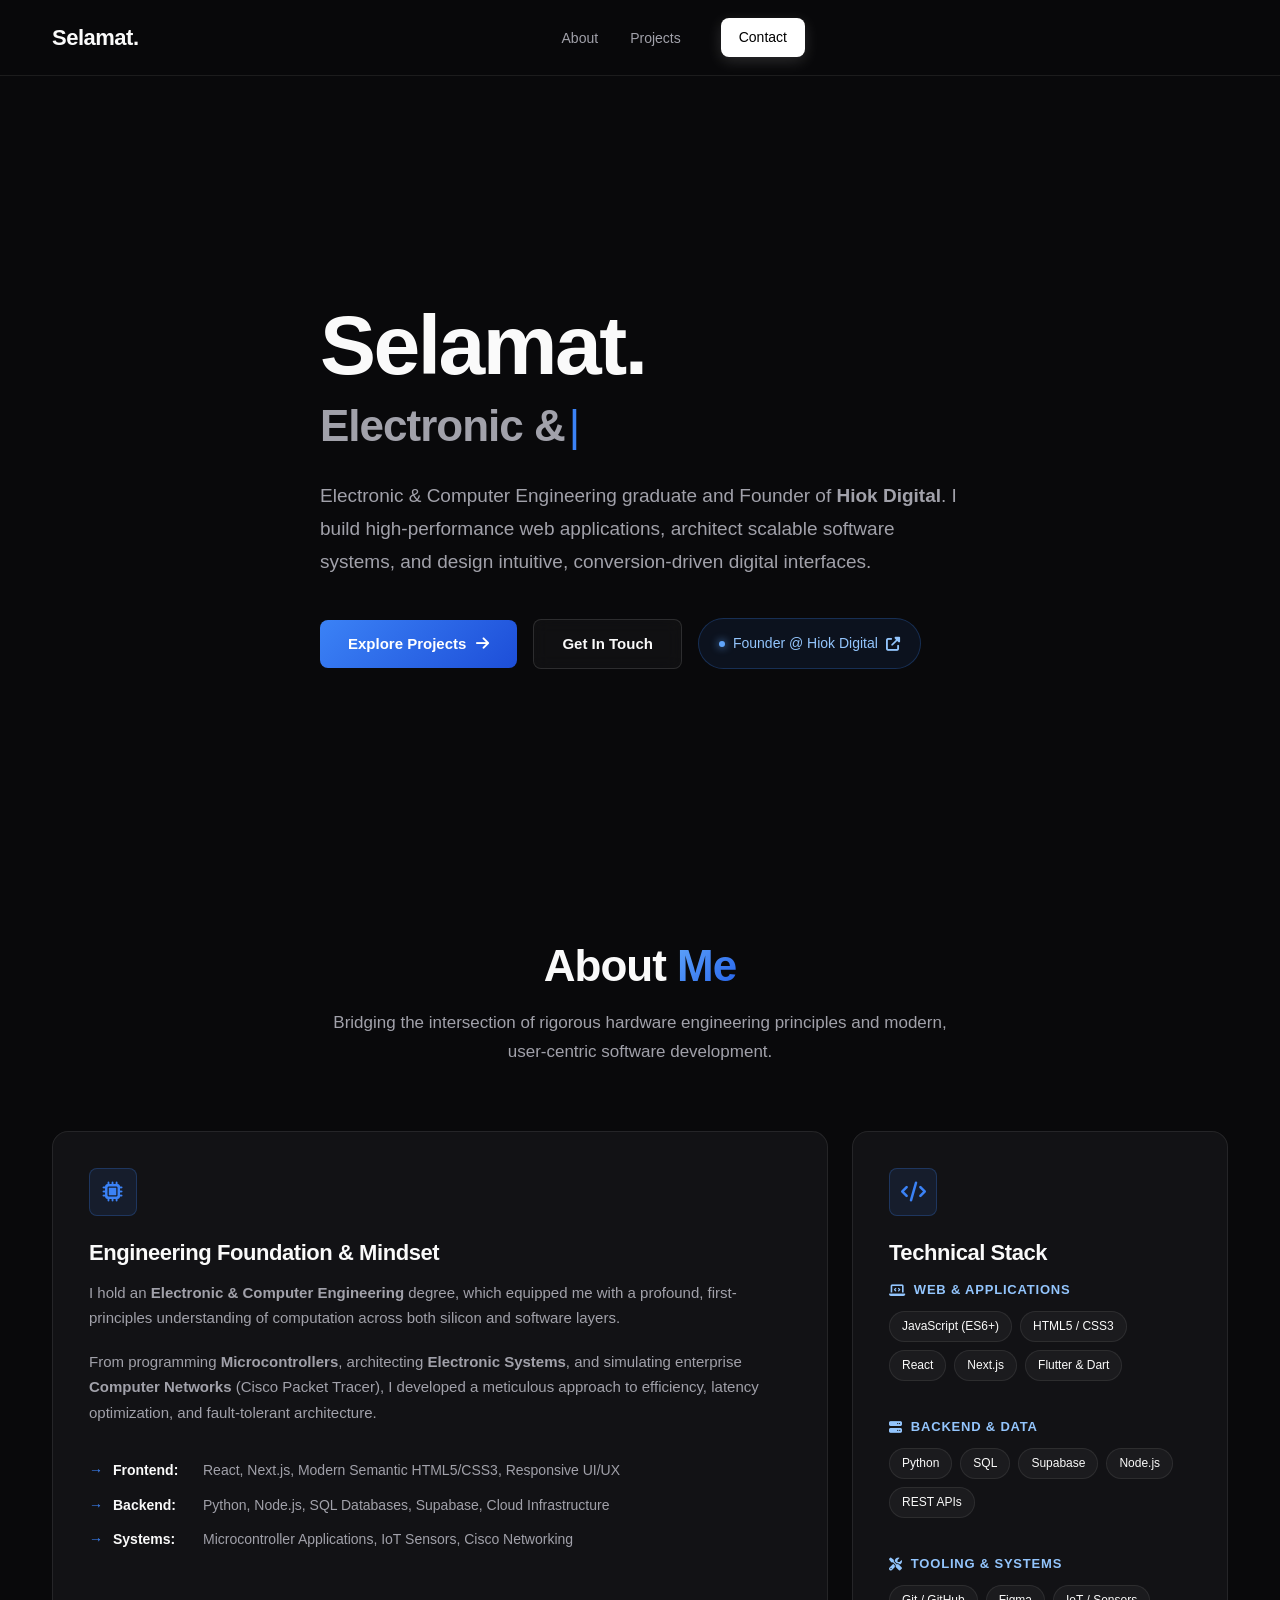
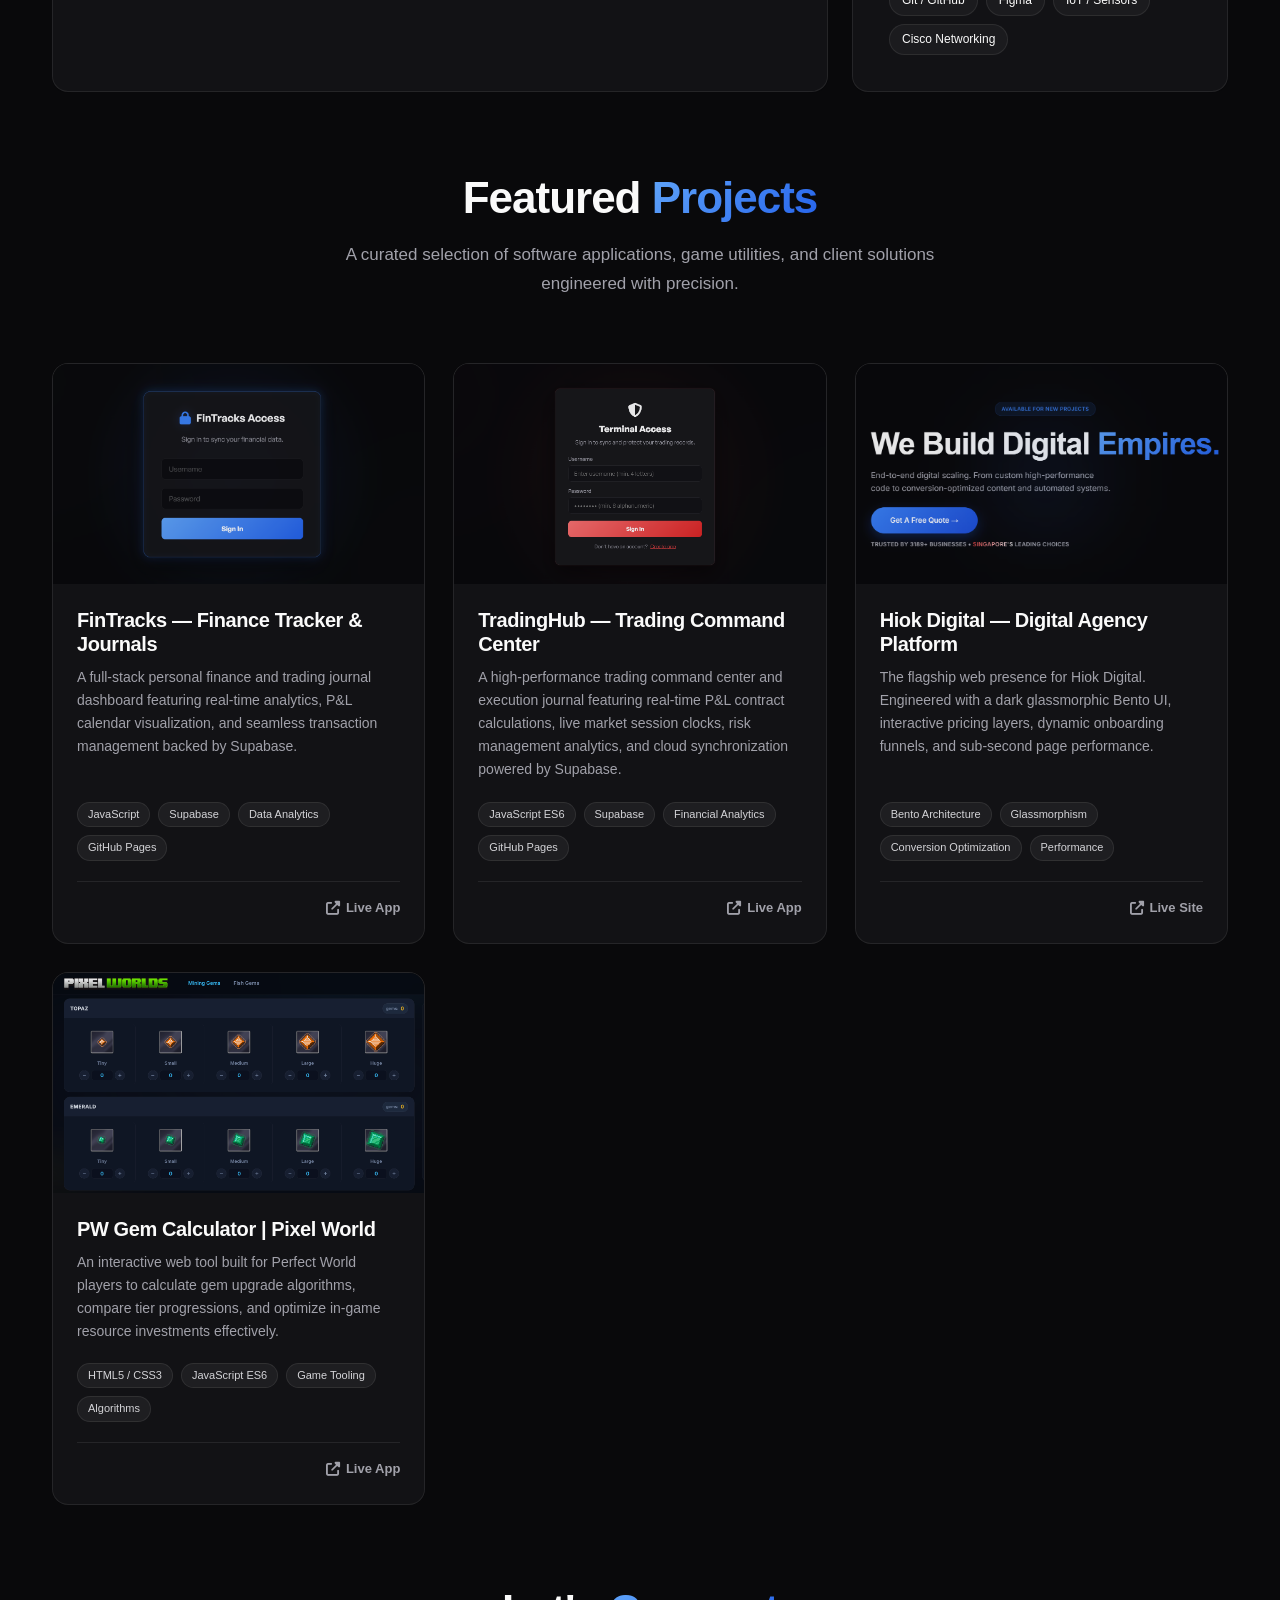
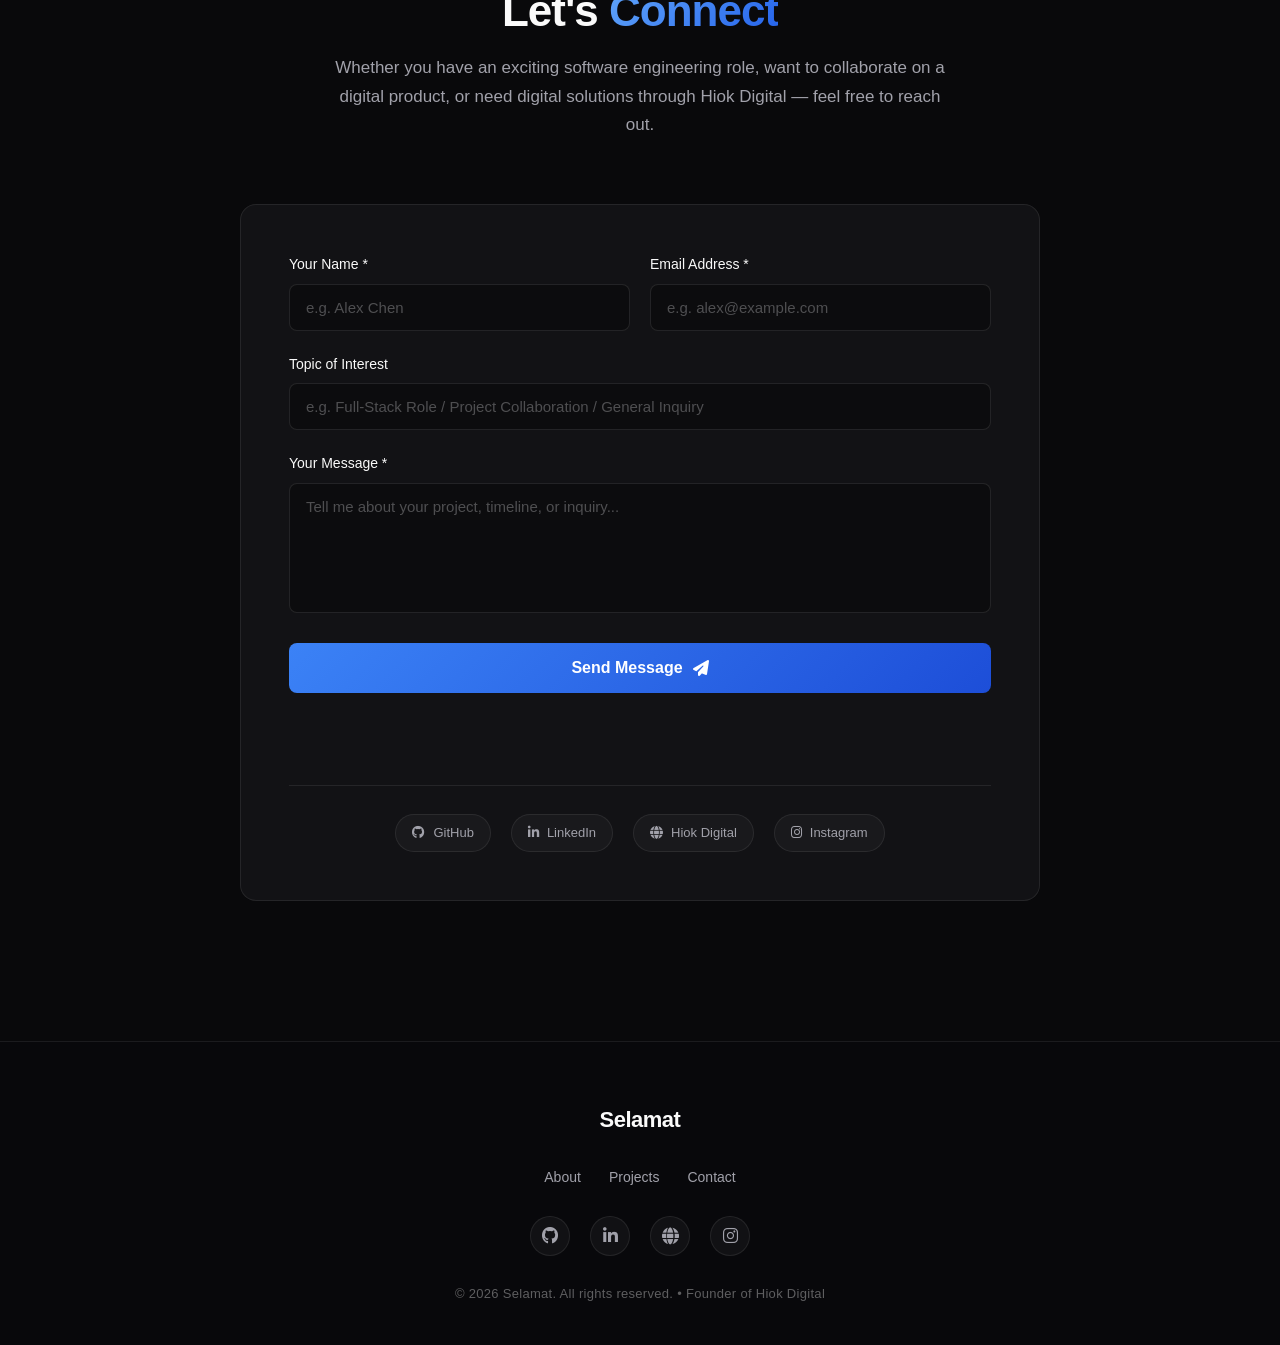
<file: index.html>
<!DOCTYPE html>
<html lang="en">

<head>
    <meta charset="UTF-8">
    <meta name="viewport" content="width=device-width, initial-scale=1.0">
    <title>Selamat | Digital Portfolio</title>
    <!-- Content Security Policy -->
    <meta http-equiv="Content-Security-Policy"
        content="default-src 'self'; script-src 'self' 'unsafe-inline'; style-src 'self' 'unsafe-inline' https://fonts.googleapis.com https://cdnjs.cloudflare.com https://api.fontshare.com; font-src 'self' https://fonts.gstatic.com https://cdnjs.cloudflare.com https://cdn.fontshare.com; img-src 'self' data: https:; form-action 'self' https://formsubmit.co; connect-src 'self' https://formsubmit.co;">
    <meta name="description"
        content="Personal portfolio of Selamat — Electronic & Computer Engineering graduate, Software Engineer, and Founder of Hiok Digital. Building high-performance web applications, digital tools, and scalable software.">

    <!-- Open Graph / Facebook -->
    <meta property="og:type" content="website">
    <meta property="og:url" content="https://selamat.dev/">
    <meta property="og:title" content="Selamat | Digital Portfolio">
    <meta property="og:description"
        content="Personal portfolio of Selamat — Electronic & Computer Engineering graduate, Software Engineer, and Founder of Hiok Digital.">
    <meta property="og:image" content="https://selamat.dev/assets/favicon.png">

    <!-- Twitter -->
    <meta property="twitter:card" content="summary_large_image">
    <meta property="twitter:url" content="https://selamat.dev/">
    <meta property="twitter:title" content="Selamat | Digital Portfolio">
    <meta property="twitter:description"
        content="Personal portfolio of Selamat — Electronic & Computer Engineering graduate, Software Engineer, and Founder of Hiok Digital.">
    <meta property="twitter:image" content="https://selamat.dev/assets/favicon.png">

    <link rel="icon" type="image/png" href="assets/favicon.png?v=2">

    <!-- Typography: Fontshare General Sans + Google Fonts Inter -->
    <link rel="preconnect" href="https://api.fontshare.com">
    <link href="https://api.fontshare.com/v2/css?f[]=general-sans@400,500,600,700&display=swap" rel="stylesheet">
    <link rel="preconnect" href="https://fonts.googleapis.com">
    <link rel="preconnect" href="https://fonts.gstatic.com" crossorigin>
    <link href="https://fonts.googleapis.com/css2?family=Inter:wght@300;400;500;600;700&display=swap" rel="stylesheet">

    <!-- Font Awesome -->
    <link rel="stylesheet" href="https://cdnjs.cloudflare.com/ajax/libs/font-awesome/6.4.0/css/all.min.css">
    <link rel="stylesheet" href="style.css?v=5">
</head>

<body>
    <!-- ==========================================
         NAVIGATION BAR
         ========================================== -->
    <nav class="navbar">
        <div class="container nav-container">
            <a href="#" class="logo">Selamat.</a>
            <ul class="nav-links">
                <li><a href="#about">About</a></li>
                <li><a href="#projects">Projects</a></li>
                <li><a href="#contact" class="btn btn-primary btn-sm">Contact</a></li>
            </ul>
            <div class="nav-controls">
                <div class="hamburger" aria-label="Toggle navigation menu">
                    <span class="bar"></span>
                    <span class="bar"></span>
                </div>
            </div>
        </div>
    </nav>

    <!-- ==========================================
         HERO SECTION
         ========================================== -->
    <header class="hero" id="home">
        <div class="container hero-container">
            <div class="hero-content hidden">
                <h1 class="hero-title">Selamat.</h1>
                <h2 class="hero-title-secondary">
                    <span id="typewriter"></span><span class="cursor-blink">|</span>
                </h2>
                <p class="hero-description">
                    Electronic &amp; Computer Engineering graduate and Founder of <strong>Hiok Digital</strong>.
                    I build high-performance web applications, architect scalable software systems, and design
                    intuitive,
                    conversion-driven digital interfaces.
                </p>
                <div class="hero-cta">
                    <a href="#projects" class="btn btn-primary btn-gradient">
                        Explore Projects <i class="fas fa-arrow-right"></i>
                    </a>
                    <a href="#contact" class="btn btn-outline">
                        Get In Touch
                    </a>
                    <a href="https://hiok.digital/" target="_blank" class="hero-agency-pill">
                        <span class="badge-dot"></span> Founder @ Hiok Digital <i class="fas fa-external-link-alt"></i>
                    </a>
                </div>
            </div>

        </div>
    </header>

    <!-- ==========================================
         ABOUT & BENTO ARSENAL
         ========================================== -->
    <section class="about section-padding" id="about">
        <div class="container">
            <div class="section-header hidden">
                <h2 class="section-title">About <span>Me</span></h2>
                <p class="section-desc">
                    Bridging the intersection of rigorous hardware engineering principles and modern, user-centric
                    software development.
                </p>
            </div>

            <div class="about-bento-grid">
                <!-- Large Bento Box: Background & Discipline -->
                <div class="bento-card col-span-2 hidden">
                    <div class="bento-icon">
                        <i class="fas fa-microchip"></i>
                    </div>
                    <h3>Engineering Foundation &amp; Mindset</h3>
                    <p>
                        I hold an <strong>Electronic &amp; Computer Engineering</strong> degree, which equipped me with
                        a profound,
                        first-principles understanding of computation across both silicon and software layers.
                    </p>
                    <p>
                        From programming <strong>Microcontrollers</strong>, architecting <strong>Electronic
                            Systems</strong>, and simulating
                        enterprise <strong>Computer Networks</strong> (Cisco Packet Tracer), I developed a meticulous
                        approach to efficiency,
                        latency optimization, and fault-tolerant architecture.
                    </p>
                    <ul class="focus-list">
                        <li><strong>Frontend:</strong> React, Next.js, Modern Semantic HTML5/CSS3, Responsive UI/UX</li>
                        <li><strong>Backend:</strong> Python, Node.js, SQL Databases, Supabase, Cloud Infrastructure
                        </li>
                        <li><strong>Systems:</strong> Microcontroller Applications, IoT Sensors, Cisco Networking</li>
                    </ul>
                </div>

                <!-- Bento Box: Technical Focus -->
                <div class="bento-card hidden">
                    <div class="bento-icon">
                        <i class="fas fa-code"></i>
                    </div>
                    <h3>Technical Stack</h3>

                    <div class="skill-category">
                        <div class="skill-category-title"><i class="fas fa-laptop-code"></i> Web &amp; Applications
                        </div>
                        <div class="tech-tags">
                            <span class="tech-tag">JavaScript (ES6+)</span>
                            <span class="tech-tag">HTML5 / CSS3</span>
                            <span class="tech-tag">React</span>
                            <span class="tech-tag">Next.js</span>
                            <span class="tech-tag">Flutter &amp; Dart</span>
                        </div>
                    </div>

                    <div class="skill-category" style="margin-top: 16px;">
                        <div class="skill-category-title"><i class="fas fa-server"></i> Backend &amp; Data</div>
                        <div class="tech-tags">
                            <span class="tech-tag">Python</span>
                            <span class="tech-tag">SQL</span>
                            <span class="tech-tag">Supabase</span>
                            <span class="tech-tag">Node.js</span>
                            <span class="tech-tag">REST APIs</span>
                        </div>
                    </div>

                    <div class="skill-category" style="margin-top: 16px;">
                        <div class="skill-category-title"><i class="fas fa-tools"></i> Tooling &amp; Systems</div>
                        <div class="tech-tags">
                            <span class="tech-tag">Git / GitHub</span>
                            <span class="tech-tag">Figma</span>
                            <span class="tech-tag">IoT / Sensors</span>
                            <span class="tech-tag">Cisco Networking</span>
                        </div>
                    </div>
                </div>
            </div>
        </div>
    </section>

    <!-- ==========================================
         FEATURED WORK / PROJECTS
         ========================================== -->
    <section class="projects section-padding" id="projects">
        <div class="container">
            <div class="section-header hidden">
                <h2 class="section-title">Featured <span>Projects</span></h2>
                <p class="section-desc">
                    A curated selection of software applications, game utilities, and client solutions engineered with
                    precision.
                </p>
            </div>

            <div class="projects-grid" id="projects-grid">
                <!-- Project: FinTracks -->
                <div class="project-card hidden" data-category="personal">
                    <div class="project-img-wrapper">
                        <img src="assets/case-study-finance.png" loading="lazy"
                            alt="FinTracks Finance Tracker & Journals">
                    </div>
                    <div class="project-content">
                        <h3>FinTracks — Finance Tracker &amp; Journals</h3>
                        <p class="project-description">
                            A full-stack personal finance and trading journal dashboard featuring real-time analytics,
                            P&amp;L calendar visualization, and seamless transaction management backed by Supabase.
                        </p>
                        <ul class="project-tech">
                            <li>JavaScript</li>
                            <li>Supabase</li>
                            <li>Data Analytics</li>
                            <li>GitHub Pages</li>
                        </ul>
                        <div class="project-footer">
                            <a href="https://fintracks.me/" target="_blank" class="project-link-btn"
                                aria-label="View live application">
                                <i class="fas fa-external-link-alt"></i> Live App
                            </a>
                        </div>
                    </div>
                </div>

                <!-- Project: TradingHub -->
                <div class="project-card hidden" data-category="personal">
                    <div class="project-img-wrapper">
                        <img src="assets/case-study-trading.png" loading="lazy"
                            alt="TradingHub — Trading Command Center &amp; Research Platform">
                    </div>
                    <div class="project-content">
                        <h3>TradingHub — Trading Command Center</h3>
                        <p class="project-description">
                            A high-performance trading command center and execution journal featuring real-time P&amp;L contract calculations,
                            live market session clocks, risk management analytics, and cloud synchronization powered by Supabase.
                        </p>
                        <ul class="project-tech">
                            <li>JavaScript ES6</li>
                            <li>Supabase</li>
                            <li>Financial Analytics</li>
                            <li>GitHub Pages</li>
                        </ul>
                        <div class="project-footer">
                            <a href="https://hiokz.github.io/trading/" target="_blank" class="project-link-btn"
                                aria-label="View live application">
                                <i class="fas fa-external-link-alt"></i> Live App
                            </a>
                        </div>
                    </div>
                </div>

                <!-- Project: Hiok Digital -->
                <div class="project-card hidden" data-category="agency">
                    <div class="project-img-wrapper">
                        <img src="assets/case-study-agency.png" loading="lazy" alt="Hiok Digital Agency Platform">
                    </div>
                    <div class="project-content">
                        <h3>Hiok Digital — Digital Agency Platform</h3>
                        <p class="project-description">
                            The flagship web presence for Hiok Digital. Engineered with a dark glassmorphic Bento UI,
                            interactive pricing layers, dynamic onboarding funnels, and sub-second page performance.
                        </p>
                        <ul class="project-tech">
                            <li>Bento Architecture</li>
                            <li>Glassmorphism</li>
                            <li>Conversion Optimization</li>
                            <li>Performance</li>
                        </ul>
                        <div class="project-footer">
                            <a href="https://hiok.digital/" target="_blank" class="project-link-btn"
                                aria-label="Visit Hiok Digital">
                                <i class="fas fa-external-link-alt"></i> Live Site
                            </a>
                        </div>
                    </div>
                </div>

                <!-- Project: PW Gem Calculator -->
                <div class="project-card hidden" data-category="personal">
                    <div class="project-img-wrapper">
                        <img src="assets/case-study-pw.png" loading="lazy" alt="Pixel World Gem Calculator">
                    </div>
                    <div class="project-content">
                        <h3>PW Gem Calculator | Pixel World</h3>
                        <p class="project-description">
                            An interactive web tool built for Perfect World players to calculate gem upgrade algorithms,
                            compare tier progressions, and optimize in-game resource investments effectively.
                        </p>
                        <ul class="project-tech">
                            <li>HTML5 / CSS3</li>
                            <li>JavaScript ES6</li>
                            <li>Game Tooling</li>
                            <li>Algorithms</li>
                        </ul>
                        <div class="project-footer">
                            <a href="https://hiokz.github.io/pwguide/" target="_blank" class="project-link-btn"
                                aria-label="View live tool">
                                <i class="fas fa-external-link-alt"></i> Live App
                            </a>
                        </div>
                    </div>
                </div>
            </div>
        </div>
    </section>

    <!-- ==========================================
         CONTACT / COLLABORATION SECTION
         ========================================== -->
    <section class="contact section-padding" id="contact">
        <div class="container">
            <div class="section-header hidden">
                <h2 class="section-title">Let's <span>Connect</span></h2>
                <p class="section-desc">
                    Whether you have an exciting software engineering role, want to collaborate on a digital product,
                    or need digital solutions through Hiok Digital — feel free to reach out.
                </p>
            </div>

            <div class="contact-card-container hidden">
                <form id="contact-form" class="contact-form"
                    action="https://formsubmit.co/7c8ea1d906c0c1d243cabf44a55c1d92" method="POST">

                    <div class="form-row">
                        <div class="form-group">
                            <label for="name">Your Name *</label>
                            <input type="text" id="name" name="name" placeholder="e.g. Alex Chen" required>
                        </div>
                        <div class="form-group">
                            <label for="email">Email Address *</label>
                            <input type="email" id="email" name="email" placeholder="e.g. alex@example.com" required>
                        </div>
                    </div>

                    <div class="form-group">
                        <label for="inquiry-type">Topic of Interest</label>
                        <input type="text" id="inquiry-type" name="topic"
                            placeholder="e.g. Full-Stack Role / Project Collaboration / General Inquiry">
                    </div>

                    <div class="form-group">
                        <label for="message">Your Message *</label>
                        <textarea id="message" name="message" rows="5"
                            placeholder="Tell me about your project, timeline, or inquiry..." required></textarea>
                    </div>

                    <!-- FormSubmit Hidden Configuration -->
                    <input type="hidden" name="_captcha" value="false">
                    <input type="hidden" name="_subject" value="New Inquiry from Selamat.dev Portfolio!">

                    <button type="submit" class="btn btn-primary btn-gradient contact-submit-btn">
                        Send Message <i class="fas fa-paper-plane"></i>
                    </button>
                    <div class="form-status" id="form-status"></div>
                </form>

                <!-- Quick Connect Links -->
                <div class="contact-social-strip">
                    <a href="https://github.com/Hiokz" target="_blank" class="contact-social-link">
                        <i class="fab fa-github"></i> GitHub
                    </a>
                    <a href="https://sg.linkedin.com/in/chan-jia-wei-selamat-386698310" target="_blank"
                        class="contact-social-link">
                        <i class="fab fa-linkedin-in"></i> LinkedIn
                    </a>
                    <a href="https://hiok.digital/" target="_blank" class="contact-social-link">
                        <i class="fas fa-globe"></i> Hiok Digital
                    </a>
                    <a href="https://www.instagram.com/sxlamat/?hl=en" target="_blank" class="contact-social-link">
                        <i class="fab fa-instagram"></i> Instagram
                    </a>
                </div>
            </div>
        </div>
    </section>

    <!-- ==========================================
         FOOTER
         ========================================== -->
    <footer>
        <div class="container footer-container">
            <div class="footer-logo">Selamat</div>
            <div class="footer-nav">
                <a href="#about">About</a>
                <a href="#projects">Projects</a>
                <a href="#contact">Contact</a>
            </div>
            <div class="social-links">
                <a href="https://github.com/Hiokz" target="_blank" aria-label="Visit my GitHub profile">
                    <i class="fab fa-github" aria-hidden="true"></i>
                </a>
                <a href="https://sg.linkedin.com/in/chan-jia-wei-selamat-386698310" target="_blank"
                    aria-label="Connect with me on LinkedIn">
                    <i class="fab fa-linkedin-in" aria-hidden="true"></i>
                </a>
                <a href="https://hiok.digital/" target="_blank" aria-label="Visit Hiok Digital Agency">
                    <i class="fas fa-globe" aria-hidden="true"></i>
                </a>
                <a href="https://www.instagram.com/sxlamat/?hl=en" target="_blank" aria-label="Follow me on Instagram">
                    <i class="fab fa-instagram" aria-hidden="true"></i>
                </a>
            </div>
            <p class="footer-bottom">&copy; 2026 Selamat. All rights reserved. &bull; Founder of Hiok Digital</p>
        </div>
    </footer>

    <script src="script.js?v=5"></script>
</body>

</html>
</file>
<file: style.css>
/* ==========================================================================
   Selamat.dev — Personal Portfolio Stylesheet
   Theme: Hiok Digital Inspired (Deep Dark, Glassmorphism, Electric Blue)
   ========================================================================== */

:root {
    /* Layout */
    --container-width: 1240px;
    --nav-height: 76px;
    --border-radius: 16px;
    --border-radius-sm: 8px;
    --border-radius-pill: 100px;

    /* Color Palette (Deep Dark Zinc Palette) */
    --bg-main: #09090b;
    /* Zinc 950 */
    --bg-secondary: #121215;
    /* Zinc 900 tint */
    --bg-card: rgba(24, 24, 27, 0.7);
    /* Zinc 900 w/ glass opacity */
    --bg-card-hover: rgba(39, 39, 42, 0.8);
    /* Zinc 800 */
    --bg-card-subtle: rgba(255, 255, 255, 0.03);

    /* Text Colors */
    --text-primary: #fafafa;
    --text-muted: #a1a1aa;
    --text-subtle: #71717a;

    /* Accents (Hiok Digital Electric Blue & Neon Glow) */
    --accent-primary: #3b82f6;
    /* Blue 500 */
    --accent-hover: #2563eb;
    /* Blue 600 */
    --accent-gradient: linear-gradient(135deg, #60a5fa 0%, #2563eb 100%);
    --accent-glow: rgba(59, 130, 246, 0.18);
    --accent-glow-strong: rgba(59, 130, 246, 0.35);

    /* Glass Borders */
    --border-glass: 1px solid rgba(255, 255, 255, 0.08);
    --border-glass-hover: 1px solid rgba(255, 255, 255, 0.2);
    --border-accent: 1px solid rgba(59, 130, 246, 0.35);

    /* Typography */
    --font-heading: 'General Sans', 'Inter', -apple-system, BlinkMacSystemFont, 'Segoe UI', Roboto, sans-serif;
    --font-body: 'Inter', -apple-system, BlinkMacSystemFont, 'Segoe UI', Roboto, sans-serif;
    --font-mono: 'JetBrains Mono', 'Fira Code', monospace;

    /* Transitions */
    --transition-fast: 0.2s cubic-bezier(0.4, 0, 0.2, 1);
    --transition-smooth: 0.4s cubic-bezier(0.16, 1, 0.3, 1);
}

/* ==========================================================================
   Reset & Base Styles
   ========================================================================== */
*,
*::before,
*::after {
    margin: 0;
    padding: 0;
    box-sizing: border-box;
}

html {
    scroll-behavior: smooth;
}

body {
    font-family: var(--font-body);
    background-color: var(--bg-main);
    color: var(--text-primary);
    line-height: 1.6;
    overflow-x: hidden;
    -webkit-font-smoothing: antialiased;
    -moz-osx-font-smoothing: grayscale;
}

h1,
h2,
h3,
h4,
h5,
h6 {
    font-family: var(--font-heading);
    font-weight: 700;
    color: var(--text-primary);
    line-height: 1.2;
    letter-spacing: -0.02em;
}

a {
    text-decoration: none;
    color: inherit;
    transition: all var(--transition-fast);
}

ul {
    list-style: none;
}

img {
    max-width: 100%;
    display: block;
}

.container {
    max-width: var(--container-width);
    margin: 0 auto;
    padding: 0 32px;
}

/* ==========================================================================
   Typography & Utilities
   ========================================================================== */
.section-padding {
    padding: 40px 0;
    position: relative;
}

.section-header {
    text-align: center;
    margin-bottom: 64px;
}

.section-title {
    font-size: clamp(32px, 5vw, 44px);
    margin-bottom: 16px;
    letter-spacing: -1px;
}

.section-title span {
    background: var(--accent-gradient);
    -webkit-background-clip: text;
    -webkit-text-fill-color: transparent;
    background-clip: text;
}

.section-desc {
    color: var(--text-muted);
    font-size: 17px;
    max-width: 620px;
    margin: 0 auto;
    line-height: 1.7;
}

/* Gradient text utility */
.gradient-text {
    background: var(--accent-gradient);
    -webkit-background-clip: text;
    -webkit-text-fill-color: transparent;
    background-clip: text;
}

/* ==========================================================================
   Buttons
   ========================================================================== */
.btn {
    display: inline-flex;
    align-items: center;
    justify-content: center;
    gap: 10px;
    padding: 12px 28px;
    border-radius: var(--border-radius-sm);
    font-size: 15px;
    font-weight: 600;
    font-family: var(--font-body);
    cursor: pointer;
    transition: all var(--transition-smooth);
    border: none;
    outline: none;
    white-space: nowrap;
}

.btn-sm {
    padding: 8px 18px;
    font-size: 14px;
}

.btn-large {
    padding: 16px 36px;
    font-size: 16px;
}

/* Primary Gradient Button */
.btn-primary,
.btn-gradient {
    background: linear-gradient(135deg, #3b82f6 0%, #1d4ed8 100%);
    color: #ffffff;
    box-shadow: none;
}

.btn-primary:hover,
.btn-gradient:hover {
    background: linear-gradient(135deg, #2563eb 0%, #1e3a8a 100%);
    box-shadow: none;
    transform: translateY(-2px);
    color: #ffffff;
}

/* Glass Outline Button */
.btn-outline {
    background: rgba(255, 255, 255, 0.03);
    border: 1px solid rgba(255, 255, 255, 0.12);
    color: var(--text-primary);
    backdrop-filter: blur(8px);
    -webkit-backdrop-filter: blur(8px);
}

.btn-outline:hover {
    background: rgba(255, 255, 255, 0.08);
    border-color: rgba(255, 255, 255, 0.28);
    transform: translateY(-2px);
    color: #ffffff;
}

/* Subtle agency pill badge */
.hero-agency-pill {
    display: inline-flex;
    align-items: center;
    gap: 8px;
    padding: 13px 20px;
    background: rgba(59, 130, 246, 0.08);
    border: 1px solid rgba(59, 130, 246, 0.25);
    border-radius: var(--border-radius-pill);
    color: #93c5fd;
    font-size: 14px;
    font-weight: 500;
    transition: all var(--transition-fast);
}

.hero-agency-pill:hover {
    background: rgba(59, 130, 246, 0.16);
    border-color: rgba(59, 130, 246, 0.45);
    color: #ffffff;
    transform: translateY(-2px);
    box-shadow: 0 0 20px var(--accent-glow);
}

.hero-agency-pill .badge-dot {
    width: 6px;
    height: 6px;
    border-radius: 50%;
    background: #60a5fa;
    box-shadow: 0 0 8px #60a5fa;
}

/* ==========================================================================
   Navigation Bar (Glassmorphic)
   ========================================================================== */
.navbar {
    position: fixed;
    top: 0;
    left: 0;
    width: 100%;
    height: var(--nav-height);
    z-index: 1000;
    background: rgba(9, 9, 11, 0.7);
    backdrop-filter: blur(16px);
    -webkit-backdrop-filter: blur(16px);
    border-bottom: var(--border-glass);
    transition: all var(--transition-smooth);
}

.navbar.scrolled {
    background: rgba(9, 9, 11, 0.92);
    border-bottom: 1px solid rgba(255, 255, 255, 0.1);
    box-shadow: 0 4px 30px rgba(0, 0, 0, 0.6);
}

.nav-container {
    display: flex;
    justify-content: space-between;
    align-items: center;
    height: 100%;
}

.logo {
    font-family: var(--font-heading);
    font-size: 22px;
    font-weight: 700;
    letter-spacing: -0.5px;
    color: var(--text-primary);
    display: flex;
    align-items: center;
}

.nav-links {
    display: flex;
    align-items: center;
    gap: 32px;
}

.nav-links li a {
    font-size: 14px;
    font-weight: 500;
    color: var(--text-muted);
    transition: color var(--transition-fast);
    position: relative;
}

.nav-links li a:hover {
    color: var(--text-primary);
}

.nav-links li a.agency-nav-link {
    display: inline-flex;
    align-items: center;
    gap: 6px;
    color: #93c5fd;
}

.nav-links li a.agency-nav-link:hover {
    color: #ffffff;
}

.nav-links .btn {
    margin-left: 8px;
}

.nav-links .btn-primary {
    background: #ffffff;
    color: #000000;
    box-shadow: 0 4px 15px rgba(255, 255, 255, 0.15);
    transition: all 0.2s ease;
}

.nav-links .btn-primary:hover {
    background: #f4f4f5;
    color: #000000;
    transform: translateY(-2px);
    box-shadow: 0 0 20px rgba(255, 255, 255, 0.35);
}

/* Hamburger (2-bar Agency Design) */
.hamburger {
    display: none;
    flex-direction: column;
    gap: 6px;
    cursor: pointer;
    width: 26px;
    padding: 6px 0;
    z-index: 1002;
}

.hamburger .bar {
    height: 2px;
    background-color: var(--text-primary);
    border-radius: 2px;
    transition: all var(--transition-smooth);
}

.hamburger .bar:nth-child(1) {
    width: 24px;
}

.hamburger .bar:nth-child(2) {
    width: 16px;
    align-self: flex-end;
}

.hamburger.active .bar:nth-child(1) {
    transform: translateY(4px) rotate(45deg);
    width: 22px;
}

.hamburger.active .bar:nth-child(2) {
    transform: translateY(-4px) rotate(-45deg);
    width: 22px;
    align-self: auto;
}

/* ==========================================================================
   Hero Section
   ========================================================================== */
.hero {
    position: relative;
    min-height: 100vh;
    display: flex;
    align-items: center;
    padding: calc(var(--nav-height) + 60px) 0 30px;
    overflow: hidden;
}

.hero-container {
    position: relative;
    z-index: 2;
}

.hero-content {
    max-width: 860px;
}

.hero-badge {
    display: inline-flex;
    align-items: center;
    gap: 10px;
    padding: 6px 16px;
    background: rgba(59, 130, 246, 0.1);
    border: 1px solid rgba(59, 130, 246, 0.25);
    border-radius: var(--border-radius-pill);
    color: #93c5fd;
    font-size: 13px;
    font-weight: 500;
    letter-spacing: 0.3px;
    margin-bottom: 24px;
}

.badge-dot {
    width: 8px;
    height: 8px;
    border-radius: 50%;
    background: #22c55e;
    box-shadow: 0 0 10px #22c55e;
    animation: pulse-dot 2s infinite ease-in-out;
}

@keyframes pulse-dot {

    0%,
    100% {
        transform: scale(1);
        opacity: 1;
    }

    50% {
        transform: scale(0.85);
        opacity: 0.5;
    }
}

.hero-title {
    font-size: clamp(48px, 8vw, 84px);
    font-weight: 800;
    letter-spacing: -2.5px;
    line-height: 1.05;
    margin-bottom: 8px;
}

.hero-title-secondary {
    font-size: clamp(28px, 5vw, 44px);
    font-weight: 600;
    color: var(--text-muted);
    letter-spacing: -1px;
    margin-bottom: 24px;
    min-height: 1.3em;
    display: flex;
    align-items: center;
}

.cursor-blink {
    display: inline-block;
    color: var(--accent-primary);
    margin-left: 4px;
    font-weight: 300;
    animation: cursor-blink 1s step-end infinite;
}

@keyframes cursor-blink {

    0%,
    100% {
        opacity: 1;
    }

    50% {
        opacity: 0;
    }
}

.hero-description {
    font-size: clamp(16px, 2vw, 19px);
    color: var(--text-muted);
    max-width: 640px;
    line-height: 1.75;
    margin-bottom: 40px;
}

.hero-cta {
    display: flex;
    align-items: center;
    gap: 16px;
    flex-wrap: wrap;
    margin-bottom: 36px;
}

/* ==========================================================================
   About Section & Bento Box Grid
   ========================================================================== */
.about-bento-grid {
    display: grid;
    grid-template-columns: repeat(3, 1fr);
    gap: 24px;
}

.bento-card {
    background: var(--bg-card);
    border: var(--border-glass);
    border-radius: var(--border-radius);
    padding: 36px;
    position: relative;
    overflow: hidden;
    backdrop-filter: blur(12px);
    -webkit-backdrop-filter: blur(12px);
    transition: all var(--transition-smooth);
    display: flex;
    flex-direction: column;
}

.bento-card::before {
    content: '';
    position: absolute;
    top: 0;
    left: 0;
    right: 0;
    height: 2px;
    background: linear-gradient(90deg, transparent, rgba(255, 255, 255, 0.15), transparent);
    opacity: 0;
    transition: opacity var(--transition-fast);
}

.bento-card:hover {
    background: var(--bg-card-hover);
    transform: translateY(-4px);
    border: var(--border-glass-hover);
    box-shadow: 0 20px 40px rgba(0, 0, 0, 0.45);
}

.bento-card:hover::before {
    opacity: 1;
}

.bento-card.col-span-2 {
    grid-column: span 2;
}

.bento-icon {
    width: 48px;
    height: 48px;
    border-radius: var(--border-radius-sm);
    background: rgba(59, 130, 246, 0.1);
    border: 1px solid rgba(59, 130, 246, 0.25);
    display: flex;
    align-items: center;
    justify-content: center;
    color: var(--accent-primary);
    font-size: 20px;
    margin-bottom: 24px;
}

.bento-card h3 {
    font-size: 22px;
    margin-bottom: 14px;
    color: var(--text-primary);
}

.bento-card p {
    color: var(--text-muted);
    font-size: 15px;
    line-height: 1.7;
    margin-bottom: 18px;
}

.bento-card p:last-child {
    margin-bottom: 0;
}

/* Skills Categories inside Bento Card */
.skill-category {
    margin-bottom: 20px;
}

.skill-category:last-child {
    margin-bottom: 0;
}

.skill-category-title {
    font-size: 13px;
    font-weight: 600;
    text-transform: uppercase;
    letter-spacing: 0.8px;
    color: #93c5fd;
    margin-bottom: 10px;
    display: flex;
    align-items: center;
    gap: 8px;
}

.tech-tags {
    display: flex;
    flex-wrap: wrap;
    gap: 8px;
}

.tech-tag {
    font-size: 12px;
    padding: 5px 12px;
    background: rgba(255, 255, 255, 0.04);
    border: 1px solid rgba(255, 255, 255, 0.08);
    border-radius: var(--border-radius-pill);
    color: var(--text-primary);
    font-weight: 500;
    transition: all var(--transition-fast);
}

.tech-tag:hover {
    background: rgba(59, 130, 246, 0.12);
    border-color: rgba(59, 130, 246, 0.3);
    color: #93c5fd;
}

/* Focus List with arrows (port from agency) */
.focus-list {
    list-style: none;
    display: flex;
    flex-direction: column;
    gap: 12px;
    margin-top: 16px;
}

.focus-list li {
    font-size: 14px;
    color: var(--text-muted);
    display: flex;
    align-items: center;
    gap: 10px;
}

.focus-list li strong {
    color: var(--text-primary);
    font-weight: 600;
    min-width: 80px;
}

.focus-list li::before {
    content: '→';
    color: var(--accent-primary);
    font-weight: bold;
}

/* ==========================================================================
   Projects Section
   ========================================================================== */
.projects {
    position: relative;
}

.projects-grid {
    display: grid;
    grid-template-columns: repeat(auto-fill, minmax(360px, 1fr));
    gap: 28px;
}

.project-card {
    background: var(--bg-card);
    border: var(--border-glass);
    border-radius: var(--border-radius);
    overflow: hidden;
    backdrop-filter: blur(12px);
    -webkit-backdrop-filter: blur(12px);
    display: flex;
    flex-direction: column;
    position: relative;
    transition: all var(--transition-smooth);
}

.project-card::before {
    content: '';
    position: absolute;
    top: 0;
    left: 0;
    right: 0;
    height: 2px;
    background: linear-gradient(90deg, transparent, rgba(59, 130, 246, 0.5), transparent);
    opacity: 0;
    transition: opacity var(--transition-fast);
    z-index: 2;
}

.project-card:hover {
    border-color: rgba(59, 130, 246, 0.35);
    box-shadow: 0 20px 45px rgba(0, 0, 0, 0.5);
    transform: translateY(-6px);
}

.project-card:hover::before {
    opacity: 1;
}

.project-card.hidden-by-filter {
    display: none !important;
}

/* Thumbnail container */
.project-img-wrapper {
    position: relative;
    width: 100%;
    height: 220px;
    overflow: hidden;
    background: #0c0c0e;
}

.project-img-wrapper img {
    width: 100%;
    height: 100%;
    object-fit: cover;
    object-position: top center;
    transition: transform 0.6s cubic-bezier(0.16, 1, 0.3, 1), opacity var(--transition-fast);
    opacity: 0.92;
}

.project-card:hover .project-img-wrapper img {
    transform: scale(1.05);
    opacity: 1;
}

.project-content {
    padding: 24px;
    flex-grow: 1;
    display: flex;
    flex-direction: column;
}

.project-content h3 {
    font-size: 20px;
    margin-bottom: 10px;
    color: var(--text-primary);
}

.project-description {
    color: var(--text-muted);
    font-size: 14px;
    line-height: 1.65;
    margin-bottom: 20px;
    flex-grow: 1;
}

.project-tech {
    display: flex;
    flex-wrap: wrap;
    gap: 8px;
    margin-bottom: 20px;
}

.project-tech li {
    font-size: 11px;
    font-family: var(--font-body);
    font-weight: 500;
    color: #d4d4d8;
    background: rgba(255, 255, 255, 0.05);
    border: 1px solid rgba(255, 255, 255, 0.08);
    padding: 3px 10px;
    border-radius: var(--border-radius-pill);
}

.project-footer {
    display: flex;
    justify-content: flex-end;
    align-items: center;
    gap: 16px;
    padding-top: 16px;
    border-top: var(--border-glass);
}

.project-link-btn {
    display: inline-flex;
    align-items: center;
    gap: 6px;
    font-size: 13px;
    font-weight: 600;
    color: var(--text-muted);
    transition: color var(--transition-fast), transform var(--transition-fast);
}

.project-link-btn:hover {
    color: var(--accent-primary);
    transform: translateY(-2px);
}

.project-link-btn i {
    font-size: 14px;
}

/* ==========================================================================
   Contact / Collaboration Section
   ========================================================================== */
.contact {
    position: relative;
    padding-bottom: 140px;
}

.contact-card-container {
    max-width: 800px;
    margin: 0 auto;
    background: var(--bg-card);
    border: var(--border-glass);
    border-radius: var(--border-radius);
    padding: 48px;
    backdrop-filter: blur(10px);
    -webkit-backdrop-filter: blur(10px);
    position: relative;
}

.contact-form {
    display: flex;
    flex-direction: column;
    gap: 22px;
}

.form-row {
    display: flex;
    gap: 20px;
}

.form-group {
    flex: 1;
    display: flex;
    flex-direction: column;
    gap: 8px;
}

.form-group label {
    font-size: 14px;
    font-weight: 500;
    color: var(--text-primary);
}

.form-group input,
.form-group textarea,
.form-group select {
    width: 100%;
    padding: 14px 16px;
    background: rgba(9, 9, 11, 0.6);
    border: 1px solid rgba(255, 255, 255, 0.1);
    border-radius: var(--border-radius-sm);
    color: var(--text-primary);
    font-family: var(--font-body);
    font-size: 15px;
    transition: all var(--transition-fast);
    outline: none;
}

.form-group textarea {
    resize: none;
    min-height: 130px;
}

.form-group input::placeholder,
.form-group textarea::placeholder {
    color: rgba(255, 255, 255, 0.28);
}

.form-group input:focus,
.form-group textarea:focus,
.form-group select:focus {
    border-color: var(--accent-primary);
    box-shadow: 0 0 0 4px var(--accent-glow);
    background: rgba(9, 9, 11, 0.9);
}

.contact-submit-btn {
    width: 100%;
    padding: 16px;
    font-size: 16px;
    margin-top: 8px;
}

.form-status {
    margin-top: 14px;
    font-size: 14px;
    font-weight: 500;
    text-align: center;
    min-height: 20px;
    transition: all var(--transition-fast);
}

/* Quick social badge strip below form */
.contact-social-strip {
    margin-top: 36px;
    padding-top: 28px;
    border-top: var(--border-glass);
    display: flex;
    justify-content: center;
    align-items: center;
    gap: 20px;
    flex-wrap: wrap;
}

.contact-social-link {
    display: inline-flex;
    align-items: center;
    gap: 8px;
    padding: 8px 16px;
    border-radius: var(--border-radius-pill);
    background: rgba(255, 255, 255, 0.03);
    border: 1px solid rgba(255, 255, 255, 0.08);
    font-size: 13px;
    color: var(--text-muted);
    transition: all var(--transition-fast);
}

.contact-social-link:hover {
    background: rgba(59, 130, 246, 0.1);
    border-color: rgba(59, 130, 246, 0.3);
    color: var(--accent-primary);
    transform: translateY(-2px);
}

/* ==========================================================================
   Footer
   ========================================================================== */
footer {
    border-top: var(--border-glass);
    padding: 60px 0 40px;
    background: rgba(9, 9, 11, 0.85);
    position: relative;
    z-index: 10;
}

.footer-container {
    display: flex;
    flex-direction: column;
    align-items: center;
    gap: 28px;
}

.footer-logo {
    font-family: var(--font-heading);
    font-size: 22px;
    font-weight: 700;
    letter-spacing: -0.5px;
    color: var(--text-primary);
}

.footer-nav {
    display: flex;
    gap: 28px;
}

.footer-nav a {
    color: var(--text-muted);
    font-size: 14px;
}

.footer-nav a:hover {
    color: var(--text-primary);
}

.social-links {
    display: flex;
    gap: 20px;
}

.social-links a {
    width: 40px;
    height: 40px;
    border-radius: 50%;
    background: rgba(255, 255, 255, 0.04);
    border: 1px solid rgba(255, 255, 255, 0.08);
    display: flex;
    align-items: center;
    justify-content: center;
    color: var(--text-muted);
    font-size: 17px;
    transition: all var(--transition-fast);
}

.social-links a:hover {
    background: rgba(59, 130, 246, 0.15);
    border-color: rgba(59, 130, 246, 0.4);
    color: var(--accent-primary);
    transform: translateY(-4px);
    box-shadow: 0 0 15px var(--accent-glow);
}

.footer-bottom {
    text-align: center;
    color: rgba(255, 255, 255, 0.35);
    font-size: 13px;
    letter-spacing: 0.3px;
}

/* ==========================================================================
   Scroll Animations (Hiok Digital observer style)
   ========================================================================== */
.hidden {
    opacity: 0;
    transform: translateY(28px);
    transition: opacity 0.8s cubic-bezier(0.16, 1, 0.3, 1),
        transform 0.8s cubic-bezier(0.16, 1, 0.3, 1);
}

.show {
    opacity: 1;
    transform: translateY(0);
}

/* ==========================================================================
   Responsive Breakpoints
   ========================================================================== */
@media (max-width: 1024px) {
    .agency-card {
        grid-template-columns: 1fr;
        gap: 36px;
    }

    .about-bento-grid {
        grid-template-columns: 1fr;
    }

    .bento-card.col-span-2 {
        grid-column: span 1;
    }

    .projects-grid {
        grid-template-columns: repeat(auto-fill, minmax(320px, 1fr));
    }
}

@media (max-width: 768px) {
    .container {
        padding: 0 20px;
    }

    .section-padding {
        padding: 72px 0;
    }

    .hamburger {
        display: flex;
    }

    .nav-links {
        display: flex;
        flex-direction: column;
        align-items: flex-start;
        position: absolute;
        top: 100%;
        left: 0;
        width: 100%;
        background: rgba(9, 9, 11, 0.96);
        backdrop-filter: blur(24px);
        -webkit-backdrop-filter: blur(24px);
        padding: 28px 24px;
        border-bottom: var(--border-glass);
        box-shadow: 0 20px 40px rgba(0, 0, 0, 0.7);
        gap: 20px;

        /* Animation states */
        opacity: 0;
        visibility: hidden;
        transform: translateY(-16px);
        pointer-events: none;
        transition: all var(--transition-smooth);
    }

    .nav-links.active {
        opacity: 1;
        visibility: visible;
        transform: translateY(0);
        pointer-events: auto;
    }

    .nav-links li {
        width: 100%;
    }

    .nav-links li a {
        font-size: 16px;
        display: block;
        padding: 6px 0;
    }

    .nav-links li a.btn {
        background: transparent;
        color: var(--text-muted);
        box-shadow: none;
        padding: 6px 0;
        margin: 0;
        border-radius: 0;
        border: none;
        font-size: 16px;
        font-weight: 500;
        display: block;
        width: 100%;
        transform: none;
        text-align: left;
        line-height: inherit;
    }

    .nav-links li a.btn:hover {
        background: transparent;
        color: var(--text-primary);
        box-shadow: none;
        transform: none;
    }

    .hero-title {
        letter-spacing: -1.5px;
    }

    .hero-cta {
        flex-direction: column;
        align-items: stretch;
    }

    .hero-cta .btn {
        width: 100%;
    }

    .bento-card {
        padding: 24px 20px;
    }

    .projects-grid {
        grid-template-columns: 1fr;
    }

    .agency-card {
        padding: 32px 20px;
    }

    .form-row {
        flex-direction: column;
        gap: 20px;
    }

    .contact-card-container {
        padding: 32px 20px;
    }
}

@media (max-width: 480px) {
    .container {
        padding: 0 16px;
    }

    .section-padding {
        padding: 56px 0;
    }

    .hero-tag {
        font-size: 11px;
        padding: 4px 12px;
    }

    .bento-card {
        padding: 20px 16px;
    }

    .bento-icon {
        width: 40px;
        height: 40px;
        font-size: 18px;
    }

    .bento-card h3 {
        font-size: 19px;
    }

    .agency-card {
        padding: 24px 16px;
    }

    .contact-card-container {
        padding: 24px 16px;
    }

    .contact-social-link {
        font-size: 12px;
        padding: 6px 12px;
    }

    .footer-nav {
        flex-direction: column;
        align-items: center;
        gap: 14px;
    }
}
</file>
